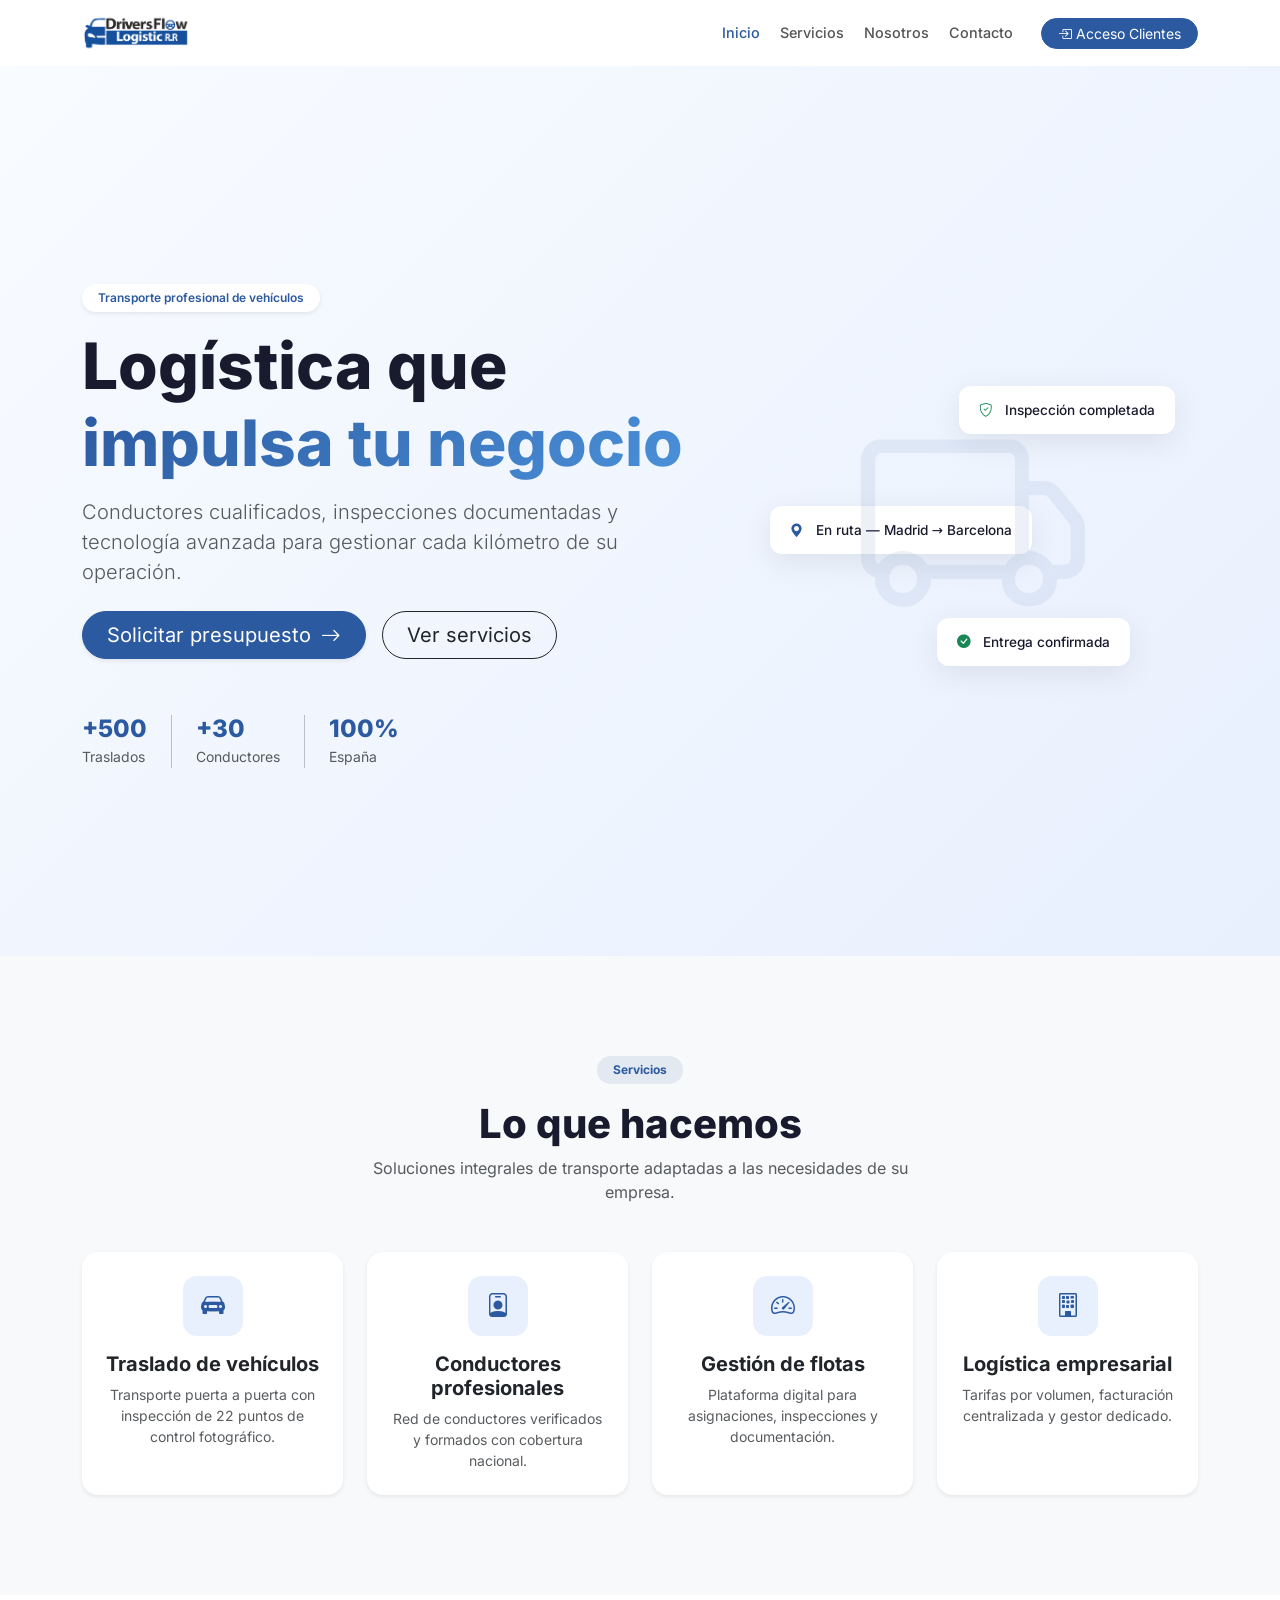
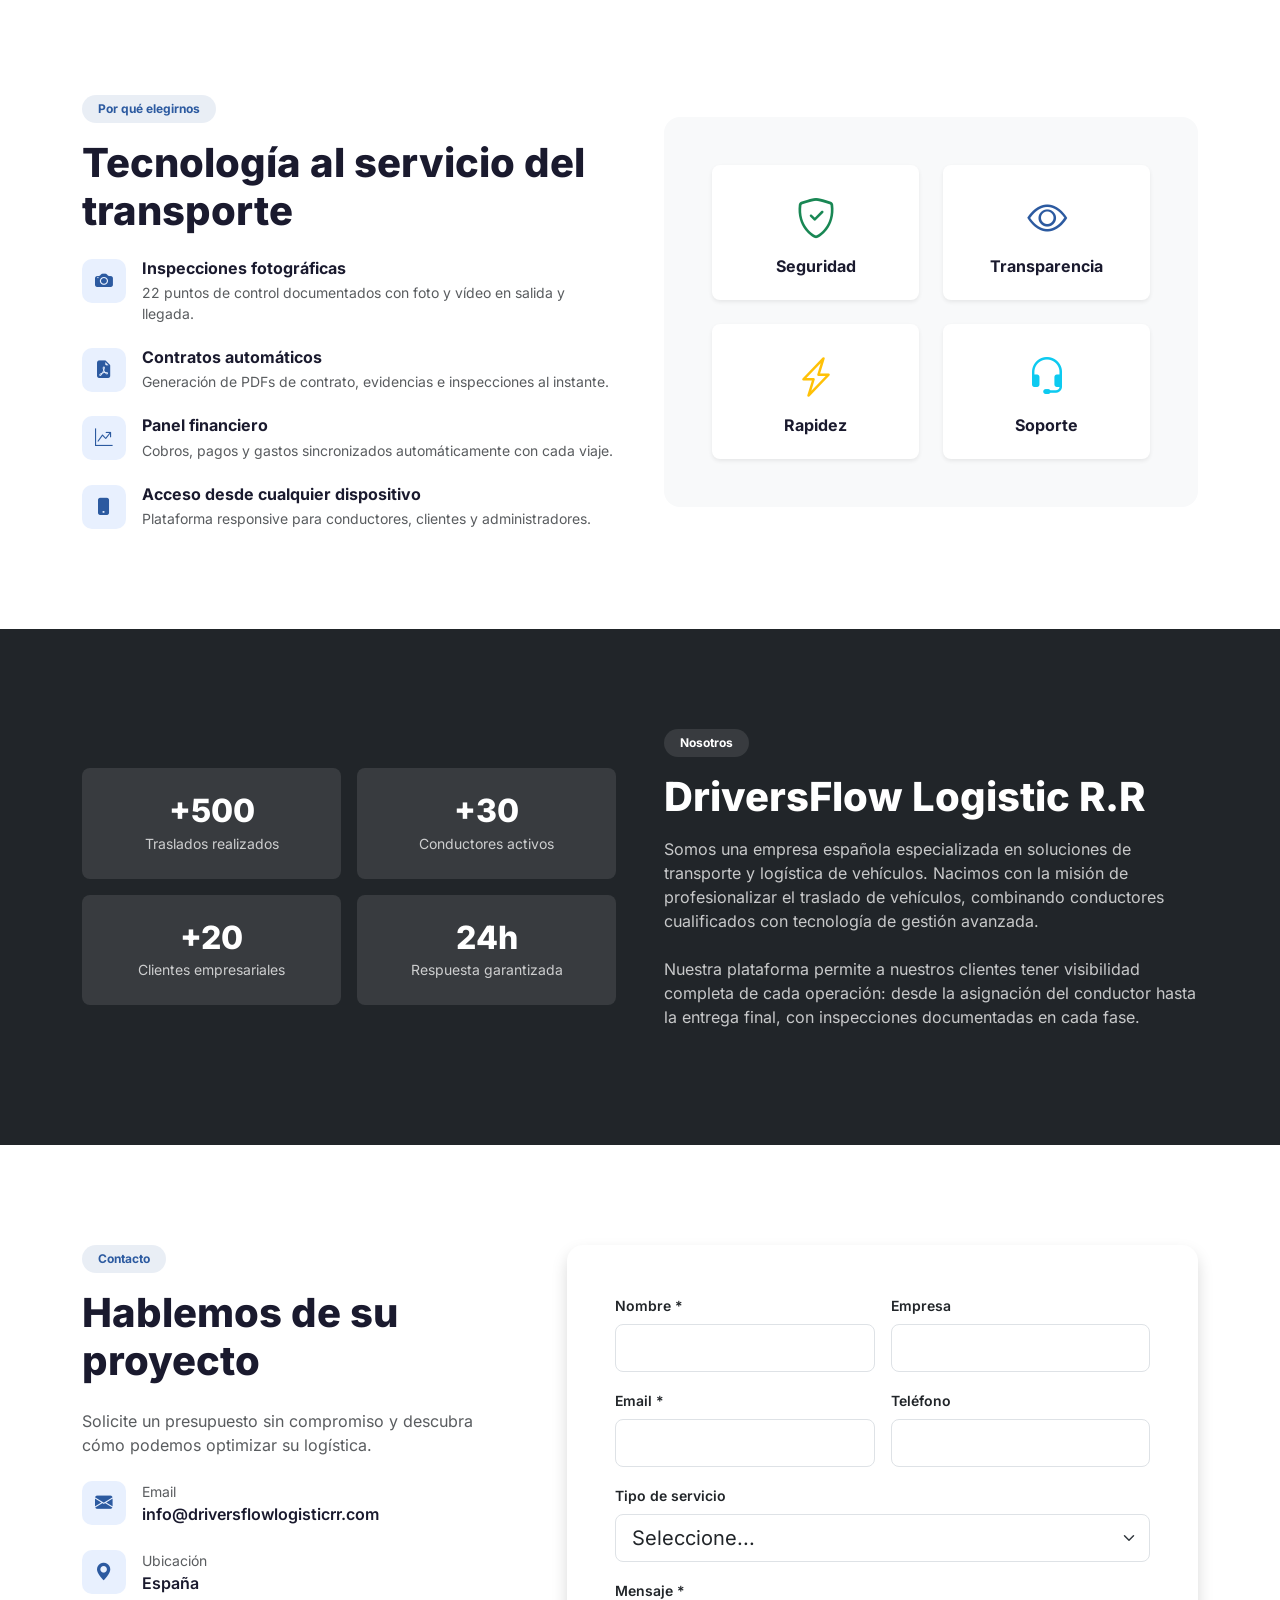
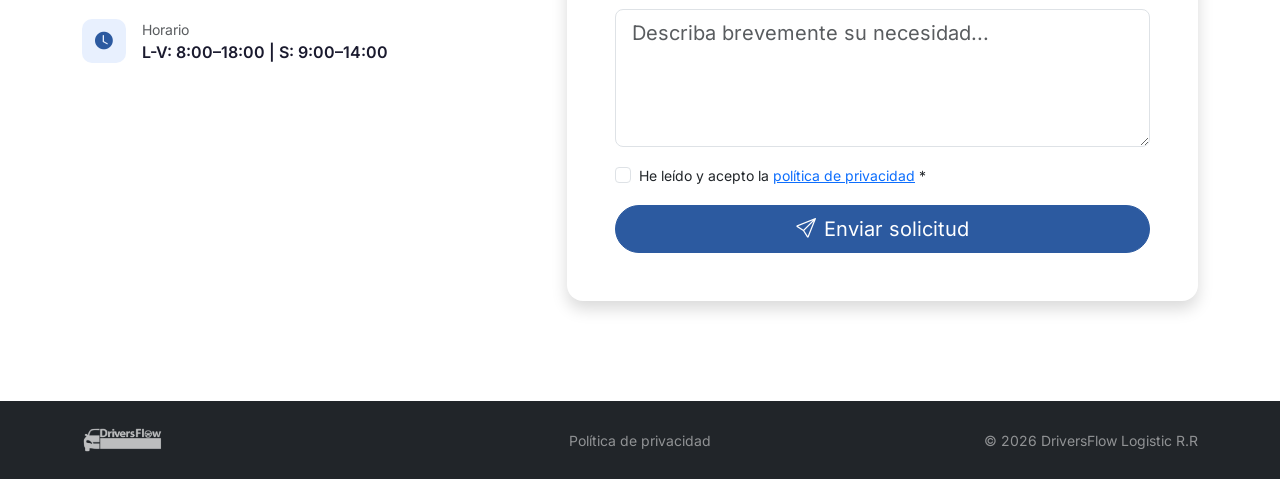
<file: index.html>
<!DOCTYPE html>
<html lang="es">
<head>
    <meta charset="UTF-8">
    <meta name="viewport" content="width=device-width, initial-scale=1.0">
    <title>DriversFlow Logistic R.R — Transporte y Logística</title>
    <meta name="description" content="DriversFlow Logistic R.R — Soluciones profesionales de transporte y logística en España.">
    <link href="css/bootstrap.min.css" rel="stylesheet">
    <link href="css/bootstrap-icons.min.css" rel="stylesheet">
    <link href="css/fonts.css" rel="stylesheet">
    <link href="css/styles.css" rel="stylesheet">
</head>
<body data-bs-spy="scroll" data-bs-target="#navbarNav" data-bs-offset="80">

<!-- Navbar -->
<nav class="navbar navbar-expand-lg navbar-light fixed-top">
    <div class="container">
        <a class="navbar-brand" href="#inicio">
            <img src="img/logo.png" alt="DriversFlow Logistic R.R" height="40">
        </a>
        <button class="navbar-toggler border-0" type="button" data-bs-toggle="collapse" data-bs-target="#navbarNav">
            <span class="navbar-toggler-icon"></span>
        </button>
        <div class="collapse navbar-collapse" id="navbarNav">
            <ul class="navbar-nav ms-auto gap-1">
                <li class="nav-item"><a class="nav-link" href="#inicio">Inicio</a></li>
                <li class="nav-item"><a class="nav-link" href="#servicios">Servicios</a></li>
                <li class="nav-item"><a class="nav-link" href="#nosotros">Nosotros</a></li>
                <li class="nav-item"><a class="nav-link" href="#contacto">Contacto</a></li>
                <li class="nav-item ms-lg-3">
                    <a class="btn btn-primary btn-sm rounded-pill px-3 mt-1" href="https://driversflowlogisticrr.es/accounts/login/" target="_blank" rel="noopener">
                        <i class="bi bi-box-arrow-in-right me-1"></i>Acceso Clientes
                    </a>
                </li>
            </ul>
        </div>
    </div>
</nav>

<!-- Hero -->
<section id="inicio" class="hero-section d-flex align-items-center">
    <div class="container">
        <div class="row align-items-center">
            <div class="col-lg-7">
                <span class="badge bg-white text-primary rounded-pill px-3 py-2 mb-3 fw-semibold shadow-sm">Transporte profesional de vehículos</span>
                <h1 class="display-3 fw-800 mb-3">Logística que<br><span class="text-gradient">impulsa tu negocio</span></h1>
                <p class="lead text-muted mb-4 pe-lg-5">Conductores cualificados, inspecciones documentadas y tecnología avanzada para gestionar cada kilómetro de su operación.</p>
                <div class="d-flex gap-3 flex-wrap">
                    <a href="#contacto" class="btn btn-primary btn-lg rounded-pill px-4 shadow-sm">
                        Solicitar presupuesto <i class="bi bi-arrow-right ms-1"></i>
                    </a>
                    <a href="#servicios" class="btn btn-outline-dark btn-lg rounded-pill px-4">
                        Ver servicios
                    </a>
                </div>
                <div class="d-flex gap-4 mt-5 pt-2">
                    <div>
                        <h4 class="fw-800 text-primary mb-0">+500</h4>
                        <small class="text-muted">Traslados</small>
                    </div>
                    <div class="vr opacity-25"></div>
                    <div>
                        <h4 class="fw-800 text-primary mb-0">+30</h4>
                        <small class="text-muted">Conductores</small>
                    </div>
                    <div class="vr opacity-25"></div>
                    <div>
                        <h4 class="fw-800 text-primary mb-0">100%</h4>
                        <small class="text-muted">España</small>
                    </div>
                </div>
            </div>
            <div class="col-lg-5 d-none d-lg-block">
                <div class="hero-graphic">
                    <div class="hero-card card-1">
                        <i class="bi bi-shield-check text-success"></i> Inspección completada
                    </div>
                    <div class="hero-card card-2">
                        <i class="bi bi-geo-alt-fill text-primary"></i> En ruta — Madrid → Barcelona
                    </div>
                    <div class="hero-card card-3">
                        <i class="bi bi-check-circle-fill text-success"></i> Entrega confirmada
                    </div>
                    <i class="bi bi-truck hero-icon"></i>
                </div>
            </div>
        </div>
    </div>
</section>

<!-- Servicios -->
<section id="servicios" class="py-section bg-light">
    <div class="container">
        <div class="text-center mb-5">
            <span class="badge bg-primary bg-opacity-10 text-primary rounded-pill px-3 py-2 mb-3">Servicios</span>
            <h2 class="display-6 fw-800">Lo que hacemos</h2>
            <p class="text-muted col-lg-6 mx-auto">Soluciones integrales de transporte adaptadas a las necesidades de su empresa.</p>
        </div>
        <div class="row g-4">
            <div class="col-md-6 col-lg-3">
                <div class="card border-0 shadow-sm h-100 service-card">
                    <div class="card-body p-4 text-center">
                        <div class="icon-box mx-auto mb-3">
                            <i class="bi bi-car-front-fill"></i>
                        </div>
                        <h5 class="fw-bold">Traslado de vehículos</h5>
                        <p class="text-muted small mb-0">Transporte puerta a puerta con inspección de 22 puntos de control fotográfico.</p>
                    </div>
                </div>
            </div>
            <div class="col-md-6 col-lg-3">
                <div class="card border-0 shadow-sm h-100 service-card">
                    <div class="card-body p-4 text-center">
                        <div class="icon-box mx-auto mb-3">
                            <i class="bi bi-person-badge"></i>
                        </div>
                        <h5 class="fw-bold">Conductores profesionales</h5>
                        <p class="text-muted small mb-0">Red de conductores verificados y formados con cobertura nacional.</p>
                    </div>
                </div>
            </div>
            <div class="col-md-6 col-lg-3">
                <div class="card border-0 shadow-sm h-100 service-card">
                    <div class="card-body p-4 text-center">
                        <div class="icon-box mx-auto mb-3">
                            <i class="bi bi-speedometer2"></i>
                        </div>
                        <h5 class="fw-bold">Gestión de flotas</h5>
                        <p class="text-muted small mb-0">Plataforma digital para asignaciones, inspecciones y documentación.</p>
                    </div>
                </div>
            </div>
            <div class="col-md-6 col-lg-3">
                <div class="card border-0 shadow-sm h-100 service-card">
                    <div class="card-body p-4 text-center">
                        <div class="icon-box mx-auto mb-3">
                            <i class="bi bi-building"></i>
                        </div>
                        <h5 class="fw-bold">Logística empresarial</h5>
                        <p class="text-muted small mb-0">Tarifas por volumen, facturación centralizada y gestor dedicado.</p>
                    </div>
                </div>
            </div>
        </div>
    </div>
</section>

<!-- Por qué elegirnos -->
<section class="py-section">
    <div class="container">
        <div class="row align-items-center g-5">
            <div class="col-lg-6">
                <span class="badge bg-primary bg-opacity-10 text-primary rounded-pill px-3 py-2 mb-3">Por qué elegirnos</span>
                <h2 class="display-6 fw-800 mb-4">Tecnología al servicio del transporte</h2>
                <div class="d-flex mb-4">
                    <div class="feature-icon me-3">
                        <i class="bi bi-camera-fill"></i>
                    </div>
                    <div>
                        <h6 class="fw-bold mb-1">Inspecciones fotográficas</h6>
                        <p class="text-muted small mb-0">22 puntos de control documentados con foto y vídeo en salida y llegada.</p>
                    </div>
                </div>
                <div class="d-flex mb-4">
                    <div class="feature-icon me-3">
                        <i class="bi bi-file-earmark-pdf-fill"></i>
                    </div>
                    <div>
                        <h6 class="fw-bold mb-1">Contratos automáticos</h6>
                        <p class="text-muted small mb-0">Generación de PDFs de contrato, evidencias e inspecciones al instante.</p>
                    </div>
                </div>
                <div class="d-flex mb-4">
                    <div class="feature-icon me-3">
                        <i class="bi bi-graph-up-arrow"></i>
                    </div>
                    <div>
                        <h6 class="fw-bold mb-1">Panel financiero</h6>
                        <p class="text-muted small mb-0">Cobros, pagos y gastos sincronizados automáticamente con cada viaje.</p>
                    </div>
                </div>
                <div class="d-flex">
                    <div class="feature-icon me-3">
                        <i class="bi bi-phone-fill"></i>
                    </div>
                    <div>
                        <h6 class="fw-bold mb-1">Acceso desde cualquier dispositivo</h6>
                        <p class="text-muted small mb-0">Plataforma responsive para conductores, clientes y administradores.</p>
                    </div>
                </div>
            </div>
            <div class="col-lg-6">
                <div class="bg-light rounded-4 p-5 text-center">
                    <div class="row g-4">
                        <div class="col-6">
                            <div class="bg-white rounded-3 p-4 shadow-sm">
                                <i class="bi bi-shield-check fs-1 text-success"></i>
                                <h6 class="fw-bold mt-2 mb-0">Seguridad</h6>
                            </div>
                        </div>
                        <div class="col-6">
                            <div class="bg-white rounded-3 p-4 shadow-sm">
                                <i class="bi bi-eye fs-1 text-primary"></i>
                                <h6 class="fw-bold mt-2 mb-0">Transparencia</h6>
                            </div>
                        </div>
                        <div class="col-6">
                            <div class="bg-white rounded-3 p-4 shadow-sm">
                                <i class="bi bi-lightning-charge fs-1 text-warning"></i>
                                <h6 class="fw-bold mt-2 mb-0">Rapidez</h6>
                            </div>
                        </div>
                        <div class="col-6">
                            <div class="bg-white rounded-3 p-4 shadow-sm">
                                <i class="bi bi-headset fs-1 text-info"></i>
                                <h6 class="fw-bold mt-2 mb-0">Soporte</h6>
                            </div>
                        </div>
                    </div>
                </div>
            </div>
        </div>
    </div>
</section>

<!-- Nosotros -->
<section id="nosotros" class="py-section bg-dark text-white">
    <div class="container">
        <div class="row align-items-center g-5">
            <div class="col-lg-6 order-lg-2">
                <span class="badge bg-white bg-opacity-10 text-white rounded-pill px-3 py-2 mb-3">Nosotros</span>
                <h2 class="display-6 fw-800 mb-3">DriversFlow Logistic R.R</h2>
                <p class="opacity-75 mb-4">Somos una empresa española especializada en soluciones de transporte y logística de vehículos. Nacimos con la misión de profesionalizar el traslado de vehículos, combinando conductores cualificados con tecnología de gestión avanzada.</p>
                <p class="opacity-75">Nuestra plataforma permite a nuestros clientes tener visibilidad completa de cada operación: desde la asignación del conductor hasta la entrega final, con inspecciones documentadas en cada fase.</p>
            </div>
            <div class="col-lg-6 order-lg-1">
                <div class="row g-3">
                    <div class="col-6">
                        <div class="bg-white bg-opacity-10 rounded-3 p-4 text-center">
                            <h2 class="fw-800 mb-0">+500</h2>
                            <small class="opacity-75">Traslados realizados</small>
                        </div>
                    </div>
                    <div class="col-6">
                        <div class="bg-white bg-opacity-10 rounded-3 p-4 text-center">
                            <h2 class="fw-800 mb-0">+30</h2>
                            <small class="opacity-75">Conductores activos</small>
                        </div>
                    </div>
                    <div class="col-6">
                        <div class="bg-white bg-opacity-10 rounded-3 p-4 text-center">
                            <h2 class="fw-800 mb-0">+20</h2>
                            <small class="opacity-75">Clientes empresariales</small>
                        </div>
                    </div>
                    <div class="col-6">
                        <div class="bg-white bg-opacity-10 rounded-3 p-4 text-center">
                            <h2 class="fw-800 mb-0">24h</h2>
                            <small class="opacity-75">Respuesta garantizada</small>
                        </div>
                    </div>
                </div>
            </div>
        </div>
    </div>
</section>

<!-- Contacto -->
<section id="contacto" class="py-section">
    <div class="container">
        <div class="row g-5">
            <div class="col-lg-5">
                <span class="badge bg-primary bg-opacity-10 text-primary rounded-pill px-3 py-2 mb-3">Contacto</span>
                <h2 class="display-6 fw-800 mb-4">Hablemos de su proyecto</h2>
                <p class="text-muted mb-4">Solicite un presupuesto sin compromiso y descubra cómo podemos optimizar su logística.</p>

                <div class="d-flex mb-4">
                    <div class="contact-icon me-3"><i class="bi bi-envelope-fill"></i></div>
                    <div>
                        <small class="text-muted d-block">Email</small>
                        <span class="fw-semibold">info@driversflowlogisticrr.com</span>
                    </div>
                </div>
                <div class="d-flex mb-4">
                    <div class="contact-icon me-3"><i class="bi bi-geo-alt-fill"></i></div>
                    <div>
                        <small class="text-muted d-block">Ubicación</small>
                        <span class="fw-semibold">España</span>
                    </div>
                </div>
                <div class="d-flex mb-4">
                    <div class="contact-icon me-3"><i class="bi bi-clock-fill"></i></div>
                    <div>
                        <small class="text-muted d-block">Horario</small>
                        <span class="fw-semibold">L-V: 8:00–18:00 | S: 9:00–14:00</span>
                    </div>
                </div>
            </div>
            <div class="col-lg-7">
                <div class="card border-0 shadow rounded-4">
                    <div class="card-body p-4 p-lg-5">
                        <form id="contactForm">
                            <div class="row g-3">
                                <div class="col-md-6">
                                    <label class="form-label small fw-semibold" for="name">Nombre *</label>
                                    <input type="text" id="name" name="name" class="form-control form-control-lg rounded-3" required>
                                </div>
                                <div class="col-md-6">
                                    <label class="form-label small fw-semibold" for="company">Empresa</label>
                                    <input type="text" id="company" name="company" class="form-control form-control-lg rounded-3">
                                </div>
                                <div class="col-md-6">
                                    <label class="form-label small fw-semibold" for="email">Email *</label>
                                    <input type="email" id="email" name="email" class="form-control form-control-lg rounded-3" required>
                                </div>
                                <div class="col-md-6">
                                    <label class="form-label small fw-semibold" for="phone">Teléfono</label>
                                    <input type="tel" id="phone" name="phone" class="form-control form-control-lg rounded-3">
                                </div>
                                <div class="col-12">
                                    <label class="form-label small fw-semibold" for="serviceType">Tipo de servicio</label>
                                    <select id="serviceType" name="serviceType" class="form-select form-select-lg rounded-3">
                                        <option value="">Seleccione...</option>
                                        <option>Traslado de vehículos</option>
                                        <option>Conductores profesionales</option>
                                        <option>Gestión de flotas</option>
                                        <option>Logística empresarial</option>
                                        <option>Otro</option>
                                    </select>
                                </div>
                                <div class="col-12">
                                    <label class="form-label small fw-semibold" for="message">Mensaje *</label>
                                    <textarea id="message" name="message" class="form-control form-control-lg rounded-3" rows="4" required placeholder="Describa brevemente su necesidad..."></textarea>
                                </div>
                                <div class="col-12">
                                    <div class="form-check">
                                        <input class="form-check-input" type="checkbox" id="privacyCheck" required>
                                        <label class="form-check-label small" for="privacyCheck">
                                            He leído y acepto la <a href="privacidad.html" target="_blank" rel="noopener">política de privacidad</a> *
                                        </label>
                                    </div>
                                </div>
                                <div class="col-12">
                                    <button type="submit" class="btn btn-primary btn-lg rounded-pill px-5 w-100">
                                        <i class="bi bi-send me-2"></i>Enviar solicitud
                                    </button>
                                </div>
                            </div>
                        </form>
                        <div id="formSuccess" class="alert alert-success mt-3 d-none rounded-3">
                            <i class="bi bi-check-circle me-2"></i>Mensaje enviado. Nos pondremos en contacto en breve.
                        </div>
                    </div>
                </div>
            </div>
        </div>
    </div>
</section>

<!-- Footer -->
<footer class="bg-dark text-white py-4">
    <div class="container">
        <div class="row align-items-center">
            <div class="col-md-4 mb-3 mb-md-0">
                <img src="img/logo.png" alt="DriversFlow Logistic R.R" height="30" style="filter:brightness(0) invert(1);opacity:.7;">
            </div>
            <div class="col-md-4 text-center mb-3 mb-md-0">
                <a href="privacidad.html" class="text-white-50 text-decoration-none small">Política de privacidad</a>
            </div>
            <div class="col-md-4 text-md-end">
                <small class="text-white-50">&copy; 2026 DriversFlow Logistic R.R</small>
            </div>
        </div>
    </div>
</footer>

<script src="js/bootstrap.bundle.min.js"></script>
<script>
// Smooth scroll
document.querySelectorAll('a[href^="#"]').forEach(a => {
    a.addEventListener('click', function(e) {
        e.preventDefault();
        const el = document.querySelector(this.getAttribute('href'));
        if (el) el.scrollIntoView({ behavior: 'smooth', block: 'start' });
        // Cerrar menu mobile
        const nav = document.getElementById('navbarNav');
        if (nav.classList.contains('show')) bootstrap.Collapse.getInstance(nav).hide();
    });
});

// Navbar shadow on scroll
window.addEventListener('scroll', () => {
    document.querySelector('.navbar').classList.toggle('scrolled', window.scrollY > 20);
});

// Form
document.getElementById('contactForm').addEventListener('submit', function(e) {
    e.preventDefault();
    this.classList.add('d-none');
    document.getElementById('formSuccess').classList.remove('d-none');
});
</script>
</body>
</html>
</file>
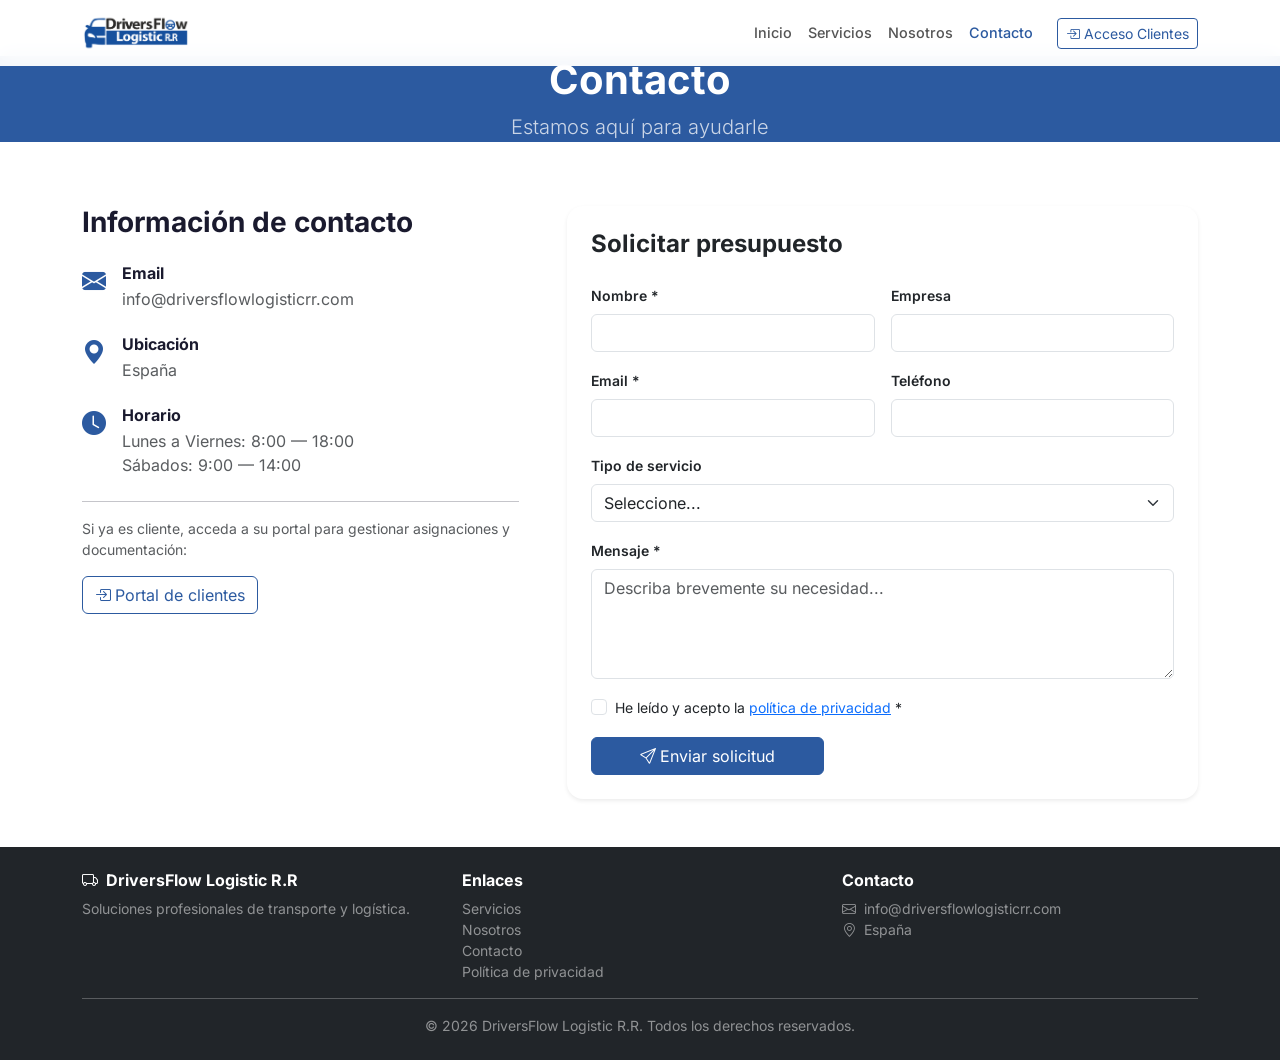
<file: contacto.html>
<!DOCTYPE html>
<html lang="es">
<head>
    <meta charset="UTF-8">
    <meta name="viewport" content="width=device-width, initial-scale=1.0">
    <title>Contacto — DriversFlow Logistic R.R</title>
    <meta name="description" content="Contacte con DriversFlow Logistic R.R para solicitar presupuesto de transporte y logística.">
    <link href="css/bootstrap.min.css" rel="stylesheet">
    <link href="css/bootstrap-icons.min.css" rel="stylesheet">
    <link href="css/fonts.css" rel="stylesheet">
    <link href="css/styles.css" rel="stylesheet">
</head>
<body>

<!-- Navbar -->
<nav class="navbar navbar-expand-lg navbar-light fixed-top">
    <div class="container">
        <a class="navbar-brand" href="index.html"><img src="img/logo.png" alt="DriversFlow Logistic R.R" height="40"></a>
        <button class="navbar-toggler" type="button" data-bs-toggle="collapse" data-bs-target="#navbarNav"><span class="navbar-toggler-icon"></span></button>
        <div class="collapse navbar-collapse" id="navbarNav">
            <ul class="navbar-nav ms-auto">
                <li class="nav-item"><a class="nav-link" href="index.html">Inicio</a></li>
                <li class="nav-item"><a class="nav-link" href="servicios.html">Servicios</a></li>
                <li class="nav-item"><a class="nav-link" href="nosotros.html">Nosotros</a></li>
                <li class="nav-item"><a class="nav-link active" href="contacto.html">Contacto</a></li>
                <li class="nav-item ms-lg-3">
                    <a class="btn btn-outline-primary btn-sm mt-1" href="https://driversflowlogisticrr.es/accounts/login/" target="_blank" rel="noopener">
                        <i class="bi bi-box-arrow-in-right me-1"></i>Acceso Clientes
                    </a>
                </li>
            </ul>
        </div>
    </div>
</nav>

<!-- Header -->
<section class="page-header bg-primary text-white">
    <div class="container text-center">
        <h1 class="fw-bold">Contacto</h1>
        <p class="lead opacity-75">Estamos aquí para ayudarle</p>
    </div>
</section>

<!-- Contacto -->
<section class="py-5">
    <div class="container">
        <div class="row g-5">
            <div class="col-lg-5">
                <h3 class="fw-bold mb-4">Información de contacto</h3>
                <div class="d-flex mb-4">
                    <i class="bi bi-envelope-fill text-primary fs-4 me-3"></i>
                    <div>
                        <h6 class="fw-bold mb-1">Email</h6>
                        <p class="text-muted mb-0">info@driversflowlogisticrr.com</p>
                    </div>
                </div>
                <div class="d-flex mb-4">
                    <i class="bi bi-geo-alt-fill text-primary fs-4 me-3"></i>
                    <div>
                        <h6 class="fw-bold mb-1">Ubicación</h6>
                        <p class="text-muted mb-0">España</p>
                    </div>
                </div>
                <div class="d-flex mb-4">
                    <i class="bi bi-clock-fill text-primary fs-4 me-3"></i>
                    <div>
                        <h6 class="fw-bold mb-1">Horario</h6>
                        <p class="text-muted mb-0">Lunes a Viernes: 8:00 — 18:00<br>Sábados: 9:00 — 14:00</p>
                    </div>
                </div>

                <hr>
                <p class="text-muted small">Si ya es cliente, acceda a su portal para gestionar asignaciones y documentación:</p>
                <a href="https://driversflowlogisticrr.es/accounts/login/" target="_blank" rel="noopener" class="btn btn-outline-primary">
                    <i class="bi bi-box-arrow-in-right me-1"></i>Portal de clientes
                </a>
            </div>
            <div class="col-lg-7">
                <div class="card border-0 shadow-sm">
                    <div class="card-body p-4">
                        <h4 class="fw-bold mb-4">Solicitar presupuesto</h4>
                        <form id="contactForm">
                            <div class="row g-3">
                                <div class="col-md-6">
                                    <label class="form-label small fw-semibold" for="name">Nombre *</label>
                                    <input type="text" id="name" name="name" class="form-control" required>
                                </div>
                                <div class="col-md-6">
                                    <label class="form-label small fw-semibold" for="company">Empresa</label>
                                    <input type="text" id="company" name="company" class="form-control">
                                </div>
                                <div class="col-md-6">
                                    <label class="form-label small fw-semibold" for="email">Email *</label>
                                    <input type="email" id="email" name="email" class="form-control" required>
                                </div>
                                <div class="col-md-6">
                                    <label class="form-label small fw-semibold" for="phone">Teléfono</label>
                                    <input type="tel" id="phone" name="phone" class="form-control">
                                </div>
                                <div class="col-12">
                                    <label class="form-label small fw-semibold" for="serviceType">Tipo de servicio</label>
                                    <select id="serviceType" name="serviceType" class="form-select">
                                        <option value="">Seleccione...</option>
                                        <option>Traslado de vehículos</option>
                                        <option>Conductores profesionales</option>
                                        <option>Gestión de flotas</option>
                                        <option>Logística empresarial</option>
                                        <option>Otro</option>
                                    </select>
                                </div>
                                <div class="col-12">
                                    <label class="form-label small fw-semibold" for="message">Mensaje *</label>
                                    <textarea id="message" name="message" class="form-control" rows="4" required placeholder="Describa brevemente su necesidad..."></textarea>
                                </div>
                                <div class="col-12">
                                    <div class="form-check">
                                        <input class="form-check-input" type="checkbox" id="privacyCheck" required>
                                        <label class="form-check-label small" for="privacyCheck">
                                            He leído y acepto la <a href="privacidad.html" target="_blank" rel="noopener">política de privacidad</a> *
                                        </label>
                                    </div>
                                </div>
                                <div class="col-12">
                                    <button type="submit" class="btn btn-primary px-5">
                                        <i class="bi bi-send me-1"></i>Enviar solicitud
                                    </button>
                                </div>
                            </div>
                        </form>
                        <div id="formSuccess" class="alert alert-success mt-3 d-none">
                            <i class="bi bi-check-circle me-2"></i>Mensaje enviado correctamente. Nos pondremos en contacto con usted en breve.
                        </div>
                    </div>
                </div>
            </div>
        </div>
    </div>
</section>

<!-- Footer -->
<footer class="bg-dark text-white py-4">
    <div class="container">
        <div class="row">
            <div class="col-md-4 mb-3 mb-md-0">
                <h6 class="fw-bold"><i class="bi bi-truck me-2"></i>DriversFlow Logistic R.R</h6>
                <p class="text-white-50 small mb-0">Soluciones profesionales de transporte y logística.</p>
            </div>
            <div class="col-md-4 mb-3 mb-md-0">
                <h6 class="fw-bold">Enlaces</h6>
                <ul class="list-unstyled small mb-0">
                    <li><a href="servicios.html" class="text-white-50 text-decoration-none">Servicios</a></li>
                    <li><a href="nosotros.html" class="text-white-50 text-decoration-none">Nosotros</a></li>
                    <li><a href="contacto.html" class="text-white-50 text-decoration-none">Contacto</a></li>
                    <li><a href="privacidad.html" class="text-white-50 text-decoration-none">Política de privacidad</a></li>
                </ul>
            </div>
            <div class="col-md-4">
                <h6 class="fw-bold">Contacto</h6>
                <p class="text-white-50 small mb-0">
                    <i class="bi bi-envelope me-1"></i> info@driversflowlogisticrr.com<br>
                    <i class="bi bi-geo-alt me-1"></i> España
                </p>
            </div>
        </div>
        <hr class="my-3 opacity-25">
        <p class="text-center text-white-50 small mb-0">&copy; 2026 DriversFlow Logistic R.R. Todos los derechos reservados.</p>
    </div>
</footer>

<script src="js/bootstrap.bundle.min.js"></script>
<script>
document.getElementById('contactForm').addEventListener('submit', function(e) {
    e.preventDefault();
    this.classList.add('d-none');
    document.getElementById('formSuccess').classList.remove('d-none');
});
</script>
</body>
</html>
</file>
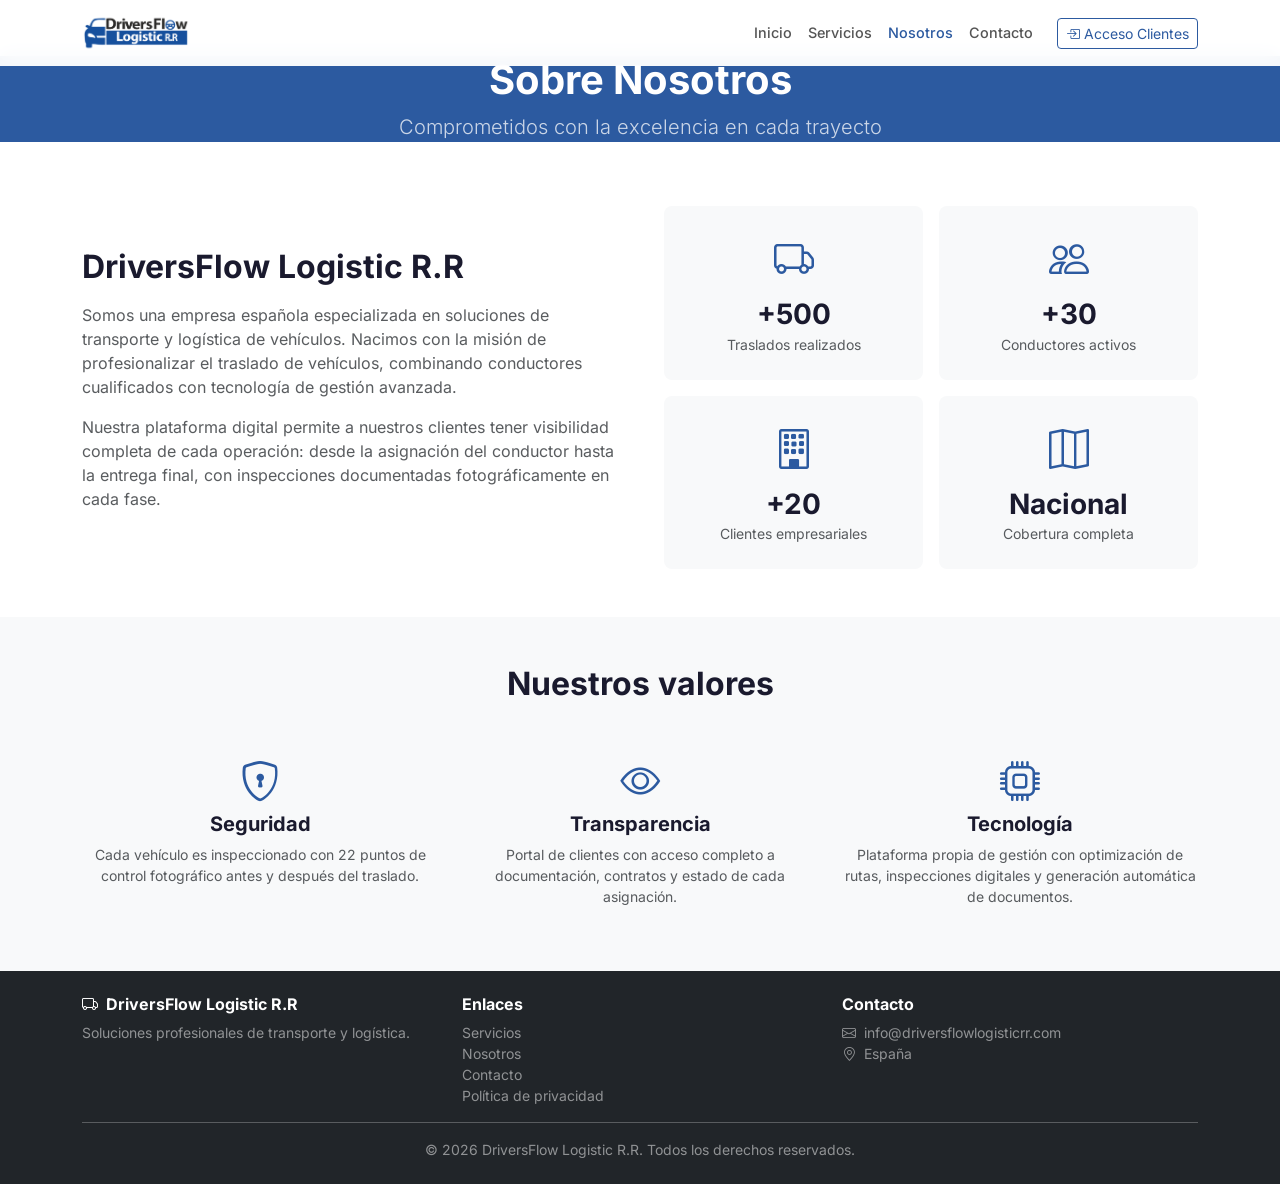
<file: nosotros.html>
<!DOCTYPE html>
<html lang="es">
<head>
    <meta charset="UTF-8">
    <meta name="viewport" content="width=device-width, initial-scale=1.0">
    <title>Nosotros — DriversFlow Logistic R.R</title>
    <meta name="description" content="Conozca DriversFlow Logistic R.R — empresa de transporte y logística comprometida con la excelencia, la seguridad y la innovación tecnológica.">
    <link href="css/bootstrap.min.css" rel="stylesheet">
    <link href="css/bootstrap-icons.min.css" rel="stylesheet">
    <link href="css/fonts.css" rel="stylesheet">
    <link href="css/styles.css" rel="stylesheet">
</head>
<body>

<!-- Navbar -->
<nav class="navbar navbar-expand-lg navbar-light fixed-top">
    <div class="container">
        <a class="navbar-brand" href="index.html"><img src="img/logo.png" alt="DriversFlow Logistic R.R" height="40"></a>
        <button class="navbar-toggler" type="button" data-bs-toggle="collapse" data-bs-target="#navbarNav"><span class="navbar-toggler-icon"></span></button>
        <div class="collapse navbar-collapse" id="navbarNav">
            <ul class="navbar-nav ms-auto">
                <li class="nav-item"><a class="nav-link" href="index.html">Inicio</a></li>
                <li class="nav-item"><a class="nav-link" href="servicios.html">Servicios</a></li>
                <li class="nav-item"><a class="nav-link active" href="nosotros.html">Nosotros</a></li>
                <li class="nav-item"><a class="nav-link" href="contacto.html">Contacto</a></li>
                <li class="nav-item ms-lg-3">
                    <a class="btn btn-outline-primary btn-sm mt-1" href="https://driversflowlogisticrr.es/accounts/login/" target="_blank" rel="noopener">
                        <i class="bi bi-box-arrow-in-right me-1"></i>Acceso Clientes
                    </a>
                </li>
            </ul>
        </div>
    </div>
</nav>

<!-- Header -->
<section class="page-header bg-primary text-white">
    <div class="container text-center">
        <h1 class="fw-bold">Sobre Nosotros</h1>
        <p class="lead opacity-75">Comprometidos con la excelencia en cada trayecto</p>
    </div>
</section>

<!-- Quiénes somos -->
<section class="py-5">
    <div class="container">
        <div class="row align-items-center g-5">
            <div class="col-lg-6">
                <h2 class="fw-bold mb-3">DriversFlow Logistic R.R</h2>
                <p class="text-muted">Somos una empresa española especializada en soluciones de transporte y logística de vehículos. Nacimos con la misión de profesionalizar el traslado de vehículos, combinando conductores cualificados con tecnología de gestión avanzada.</p>
                <p class="text-muted">Nuestra plataforma digital permite a nuestros clientes tener visibilidad completa de cada operación: desde la asignación del conductor hasta la entrega final, con inspecciones documentadas fotográficamente en cada fase.</p>
            </div>
            <div class="col-lg-6">
                <div class="row g-3">
                    <div class="col-6">
                        <div class="bg-light rounded-3 p-4 text-center">
                            <i class="bi bi-truck fs-1 text-primary"></i>
                            <h3 class="fw-bold mt-2 mb-0">+500</h3>
                            <small class="text-muted">Traslados realizados</small>
                        </div>
                    </div>
                    <div class="col-6">
                        <div class="bg-light rounded-3 p-4 text-center">
                            <i class="bi bi-people fs-1 text-primary"></i>
                            <h3 class="fw-bold mt-2 mb-0">+30</h3>
                            <small class="text-muted">Conductores activos</small>
                        </div>
                    </div>
                    <div class="col-6">
                        <div class="bg-light rounded-3 p-4 text-center">
                            <i class="bi bi-building fs-1 text-primary"></i>
                            <h3 class="fw-bold mt-2 mb-0">+20</h3>
                            <small class="text-muted">Clientes empresariales</small>
                        </div>
                    </div>
                    <div class="col-6">
                        <div class="bg-light rounded-3 p-4 text-center">
                            <i class="bi bi-map fs-1 text-primary"></i>
                            <h3 class="fw-bold mt-2 mb-0">Nacional</h3>
                            <small class="text-muted">Cobertura completa</small>
                        </div>
                    </div>
                </div>
            </div>
        </div>
    </div>
</section>

<!-- Valores -->
<section class="bg-light py-5">
    <div class="container">
        <h2 class="fw-bold text-center mb-5">Nuestros valores</h2>
        <div class="row g-4">
            <div class="col-md-4">
                <div class="text-center">
                    <i class="bi bi-shield-lock fs-1 text-primary mb-3"></i>
                    <h5 class="fw-bold">Seguridad</h5>
                    <p class="text-muted small">Cada vehículo es inspeccionado con 22 puntos de control fotográfico antes y después del traslado.</p>
                </div>
            </div>
            <div class="col-md-4">
                <div class="text-center">
                    <i class="bi bi-eye fs-1 text-primary mb-3"></i>
                    <h5 class="fw-bold">Transparencia</h5>
                    <p class="text-muted small">Portal de clientes con acceso completo a documentación, contratos y estado de cada asignación.</p>
                </div>
            </div>
            <div class="col-md-4">
                <div class="text-center">
                    <i class="bi bi-cpu fs-1 text-primary mb-3"></i>
                    <h5 class="fw-bold">Tecnología</h5>
                    <p class="text-muted small">Plataforma propia de gestión con optimización de rutas, inspecciones digitales y generación automática de documentos.</p>
                </div>
            </div>
        </div>
    </div>
</section>

<!-- Footer -->
<footer class="bg-dark text-white py-4">
    <div class="container">
        <div class="row">
            <div class="col-md-4 mb-3 mb-md-0">
                <h6 class="fw-bold"><i class="bi bi-truck me-2"></i>DriversFlow Logistic R.R</h6>
                <p class="text-white-50 small mb-0">Soluciones profesionales de transporte y logística.</p>
            </div>
            <div class="col-md-4 mb-3 mb-md-0">
                <h6 class="fw-bold">Enlaces</h6>
                <ul class="list-unstyled small mb-0">
                    <li><a href="servicios.html" class="text-white-50 text-decoration-none">Servicios</a></li>
                    <li><a href="nosotros.html" class="text-white-50 text-decoration-none">Nosotros</a></li>
                    <li><a href="contacto.html" class="text-white-50 text-decoration-none">Contacto</a></li>
                    <li><a href="privacidad.html" class="text-white-50 text-decoration-none">Política de privacidad</a></li>
                </ul>
            </div>
            <div class="col-md-4">
                <h6 class="fw-bold">Contacto</h6>
                <p class="text-white-50 small mb-0">
                    <i class="bi bi-envelope me-1"></i> info@driversflowlogisticrr.com<br>
                    <i class="bi bi-geo-alt me-1"></i> España
                </p>
            </div>
        </div>
        <hr class="my-3 opacity-25">
        <p class="text-center text-white-50 small mb-0">&copy; 2026 DriversFlow Logistic R.R. Todos los derechos reservados.</p>
    </div>
</footer>

<script src="js/bootstrap.bundle.min.js"></script>
</body>
</html>
</file>
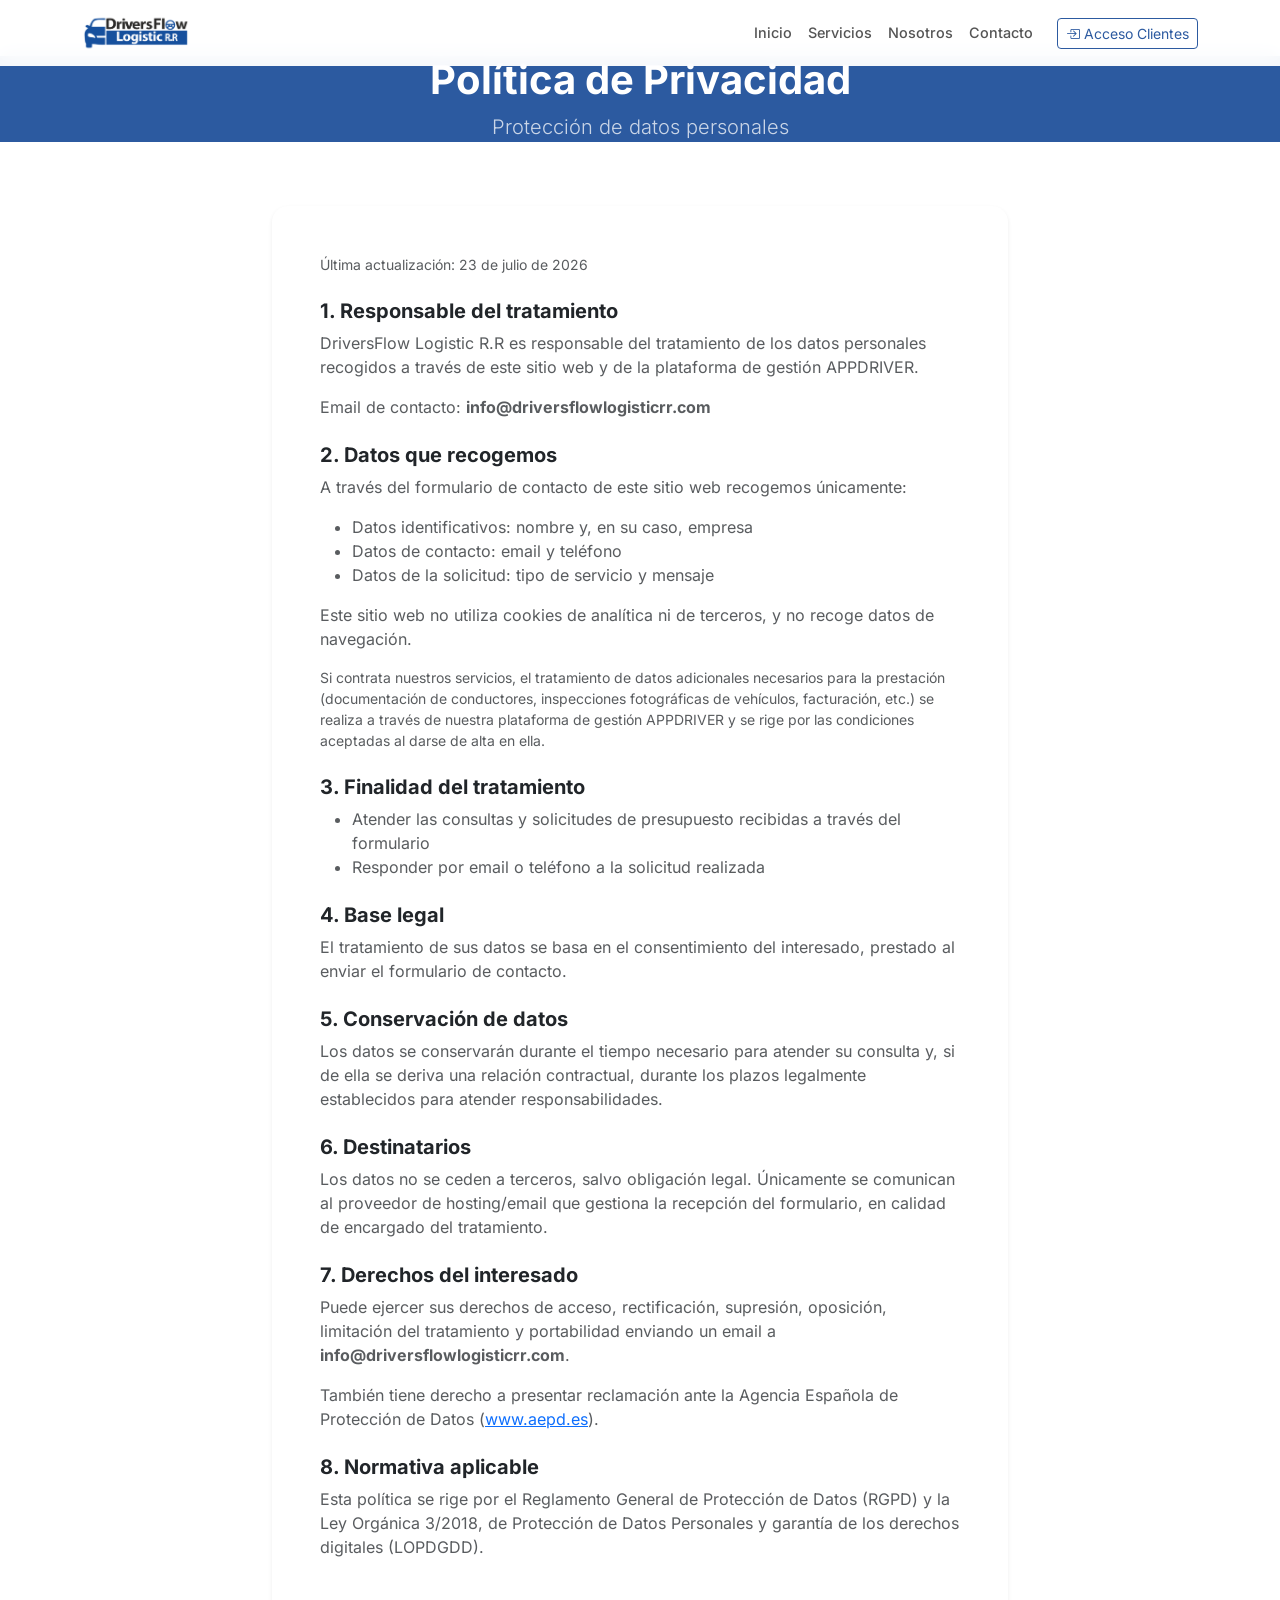
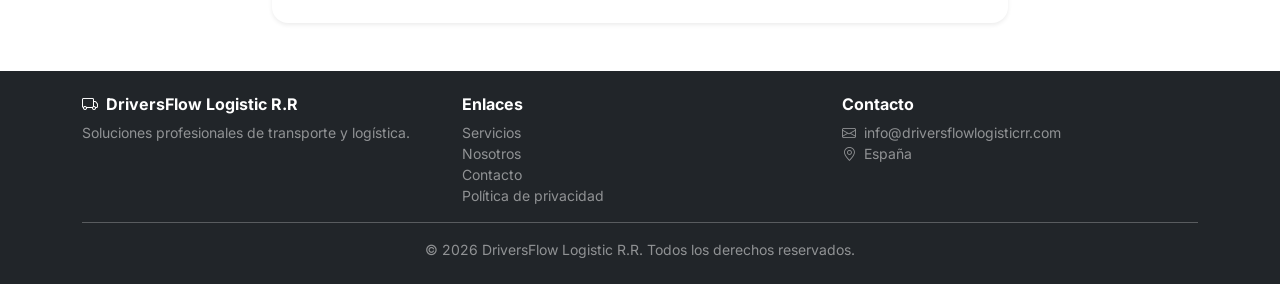
<file: privacidad.html>
<!DOCTYPE html>
<html lang="es">
<head>
    <meta charset="UTF-8">
    <meta name="viewport" content="width=device-width, initial-scale=1.0">
    <title>Política de Privacidad — DriversFlow Logistic R.R</title>
    <meta name="description" content="Política de privacidad de DriversFlow Logistic R.R — cómo tratamos sus datos personales conforme al RGPD y la LOPDGDD.">
    <link href="css/bootstrap.min.css" rel="stylesheet">
    <link href="css/bootstrap-icons.min.css" rel="stylesheet">
    <link href="css/fonts.css" rel="stylesheet">
    <link href="css/styles.css" rel="stylesheet">
</head>
<body>

<!-- Navbar -->
<nav class="navbar navbar-expand-lg navbar-light fixed-top">
    <div class="container">
        <a class="navbar-brand" href="index.html"><img src="img/logo.png" alt="DriversFlow Logistic R.R" height="40"></a>
        <button class="navbar-toggler" type="button" data-bs-toggle="collapse" data-bs-target="#navbarNav"><span class="navbar-toggler-icon"></span></button>
        <div class="collapse navbar-collapse" id="navbarNav">
            <ul class="navbar-nav ms-auto">
                <li class="nav-item"><a class="nav-link" href="index.html">Inicio</a></li>
                <li class="nav-item"><a class="nav-link" href="servicios.html">Servicios</a></li>
                <li class="nav-item"><a class="nav-link" href="nosotros.html">Nosotros</a></li>
                <li class="nav-item"><a class="nav-link" href="contacto.html">Contacto</a></li>
                <li class="nav-item ms-lg-3">
                    <a class="btn btn-outline-primary btn-sm mt-1" href="https://driversflowlogisticrr.es/accounts/login/" target="_blank" rel="noopener">
                        <i class="bi bi-box-arrow-in-right me-1"></i>Acceso Clientes
                    </a>
                </li>
            </ul>
        </div>
    </div>
</nav>

<!-- Header -->
<section class="page-header bg-primary text-white">
    <div class="container text-center">
        <h1 class="fw-bold">Política de Privacidad</h1>
        <p class="lead opacity-75">Protección de datos personales</p>
    </div>
</section>

<!-- Contenido -->
<section class="py-5">
    <div class="container">
        <div class="row justify-content-center">
            <div class="col-lg-8">
                <div class="card border-0 shadow-sm">
                    <div class="card-body p-4 p-lg-5">

                        <p class="text-muted small">Última actualización: 23 de julio de 2026</p>

                        <h5 class="fw-bold mt-4">1. Responsable del tratamiento</h5>
                        <p class="text-muted">DriversFlow Logistic R.R es responsable del tratamiento de los datos personales recogidos a través de este sitio web y de la plataforma de gestión APPDRIVER.</p>
                        <p class="text-muted">Email de contacto: <strong>info@driversflowlogisticrr.com</strong></p>

                        <h5 class="fw-bold mt-4">2. Datos que recogemos</h5>
                        <p class="text-muted">A través del formulario de contacto de este sitio web recogemos únicamente:</p>
                        <ul class="text-muted">
                            <li>Datos identificativos: nombre y, en su caso, empresa</li>
                            <li>Datos de contacto: email y teléfono</li>
                            <li>Datos de la solicitud: tipo de servicio y mensaje</li>
                        </ul>
                        <p class="text-muted">Este sitio web no utiliza cookies de analítica ni de terceros, y no recoge datos de navegación.</p>
                        <p class="text-muted small">Si contrata nuestros servicios, el tratamiento de datos adicionales necesarios para la prestación (documentación de conductores, inspecciones fotográficas de vehículos, facturación, etc.) se realiza a través de nuestra plataforma de gestión APPDRIVER y se rige por las condiciones aceptadas al darse de alta en ella.</p>

                        <h5 class="fw-bold mt-4">3. Finalidad del tratamiento</h5>
                        <ul class="text-muted">
                            <li>Atender las consultas y solicitudes de presupuesto recibidas a través del formulario</li>
                            <li>Responder por email o teléfono a la solicitud realizada</li>
                        </ul>

                        <h5 class="fw-bold mt-4">4. Base legal</h5>
                        <p class="text-muted">El tratamiento de sus datos se basa en el consentimiento del interesado, prestado al enviar el formulario de contacto.</p>

                        <h5 class="fw-bold mt-4">5. Conservación de datos</h5>
                        <p class="text-muted">Los datos se conservarán durante el tiempo necesario para atender su consulta y, si de ella se deriva una relación contractual, durante los plazos legalmente establecidos para atender responsabilidades.</p>

                        <h5 class="fw-bold mt-4">6. Destinatarios</h5>
                        <p class="text-muted">Los datos no se ceden a terceros, salvo obligación legal. Únicamente se comunican al proveedor de hosting/email que gestiona la recepción del formulario, en calidad de encargado del tratamiento.</p>

                        <h5 class="fw-bold mt-4">7. Derechos del interesado</h5>
                        <p class="text-muted">Puede ejercer sus derechos de acceso, rectificación, supresión, oposición, limitación del tratamiento y portabilidad enviando un email a <strong>info@driversflowlogisticrr.com</strong>.</p>
                        <p class="text-muted">También tiene derecho a presentar reclamación ante la Agencia Española de Protección de Datos (<a href="https://www.aepd.es" target="_blank" rel="noopener">www.aepd.es</a>).</p>

                        <h5 class="fw-bold mt-4">8. Normativa aplicable</h5>
                        <p class="text-muted">Esta política se rige por el Reglamento General de Protección de Datos (RGPD) y la Ley Orgánica 3/2018, de Protección de Datos Personales y garantía de los derechos digitales (LOPDGDD).</p>

                    </div>
                </div>
            </div>
        </div>
    </div>
</section>

<!-- Footer -->
<footer class="bg-dark text-white py-4">
    <div class="container">
        <div class="row">
            <div class="col-md-4 mb-3 mb-md-0">
                <h6 class="fw-bold"><i class="bi bi-truck me-2"></i>DriversFlow Logistic R.R</h6>
                <p class="text-white-50 small mb-0">Soluciones profesionales de transporte y logística.</p>
            </div>
            <div class="col-md-4 mb-3 mb-md-0">
                <h6 class="fw-bold">Enlaces</h6>
                <ul class="list-unstyled small mb-0">
                    <li><a href="servicios.html" class="text-white-50 text-decoration-none">Servicios</a></li>
                    <li><a href="nosotros.html" class="text-white-50 text-decoration-none">Nosotros</a></li>
                    <li><a href="contacto.html" class="text-white-50 text-decoration-none">Contacto</a></li>
                    <li><a href="privacidad.html" class="text-white-50 text-decoration-none">Política de privacidad</a></li>
                </ul>
            </div>
            <div class="col-md-4">
                <h6 class="fw-bold">Contacto</h6>
                <p class="text-white-50 small mb-0">
                    <i class="bi bi-envelope me-1"></i> info@driversflowlogisticrr.com<br>
                    <i class="bi bi-geo-alt me-1"></i> España
                </p>
            </div>
        </div>
        <hr class="my-3 opacity-25">
        <p class="text-center text-white-50 small mb-0">&copy; 2026 DriversFlow Logistic R.R. Todos los derechos reservados.</p>
    </div>
</footer>

<script src="js/bootstrap.bundle.min.js"></script>
</body>
</html>
</file>
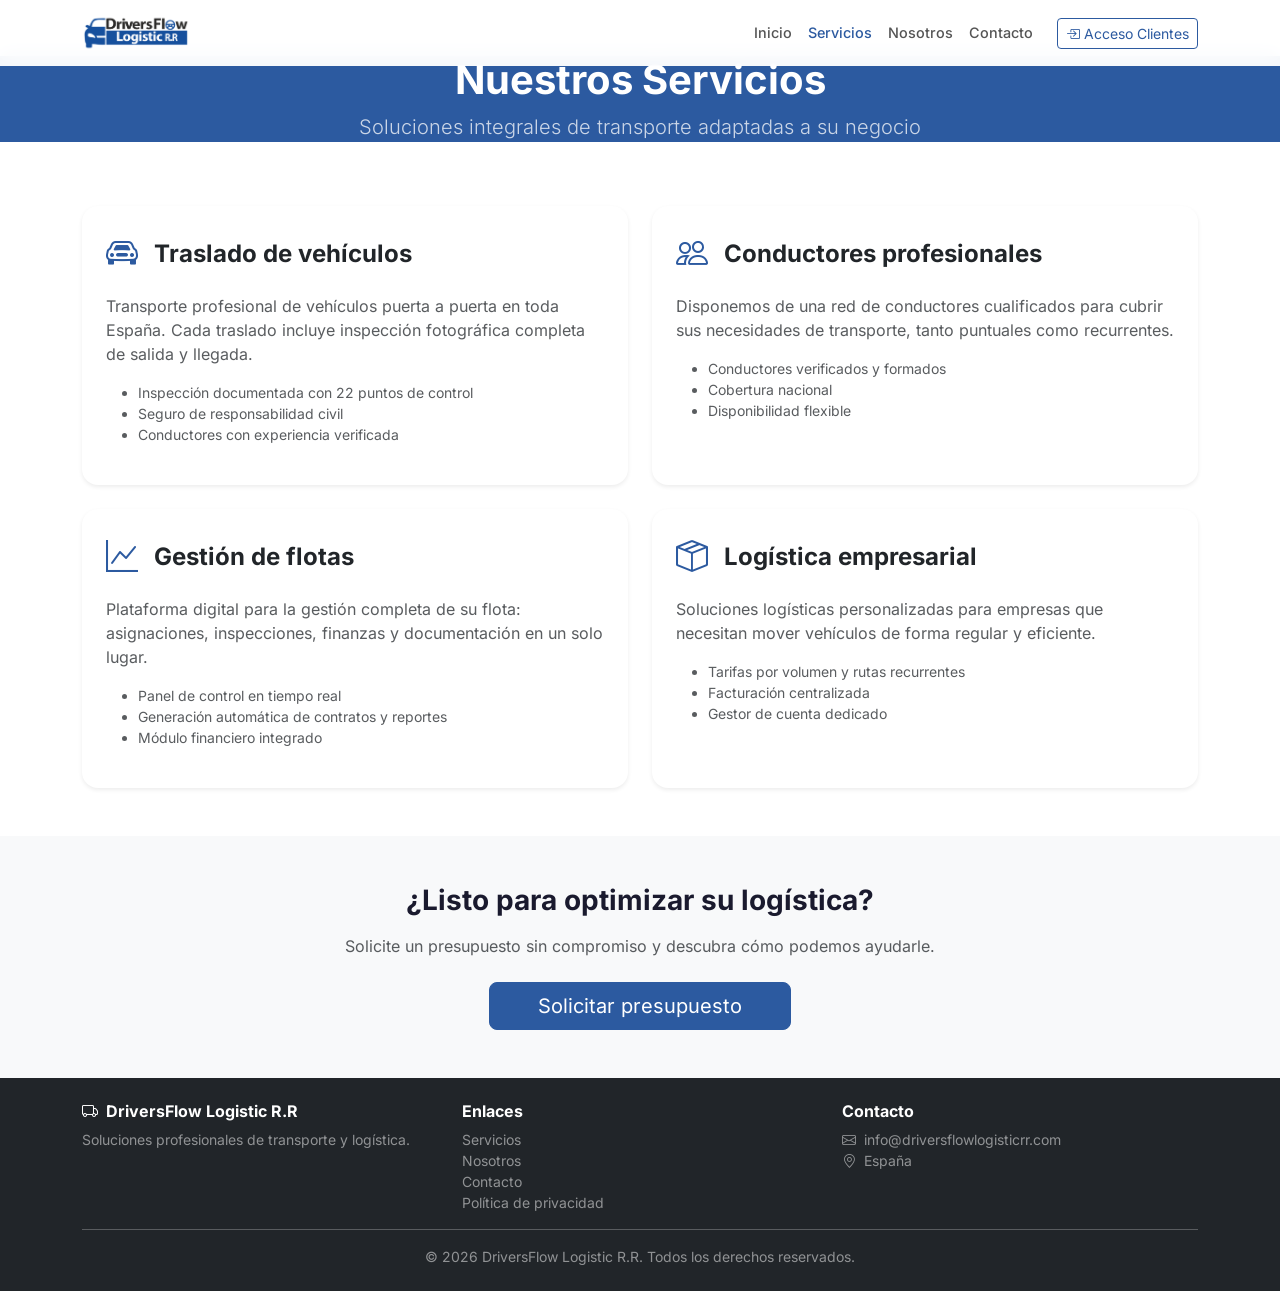
<file: servicios.html>
<!DOCTYPE html>
<html lang="es">
<head>
    <meta charset="UTF-8">
    <meta name="viewport" content="width=device-width, initial-scale=1.0">
    <title>Servicios — DriversFlow Logistic R.R</title>
    <meta name="description" content="Servicios de transporte profesional: traslado de vehículos, logística empresarial, conductores cualificados y gestión de flotas.">
    <link href="css/bootstrap.min.css" rel="stylesheet">
    <link href="css/bootstrap-icons.min.css" rel="stylesheet">
    <link href="css/fonts.css" rel="stylesheet">
    <link href="css/styles.css" rel="stylesheet">
</head>
<body>

<!-- Navbar -->
<nav class="navbar navbar-expand-lg navbar-light fixed-top">
    <div class="container">
        <a class="navbar-brand" href="index.html"><img src="img/logo.png" alt="DriversFlow Logistic R.R" height="40"></a>
        <button class="navbar-toggler" type="button" data-bs-toggle="collapse" data-bs-target="#navbarNav"><span class="navbar-toggler-icon"></span></button>
        <div class="collapse navbar-collapse" id="navbarNav">
            <ul class="navbar-nav ms-auto">
                <li class="nav-item"><a class="nav-link" href="index.html">Inicio</a></li>
                <li class="nav-item"><a class="nav-link active" href="servicios.html">Servicios</a></li>
                <li class="nav-item"><a class="nav-link" href="nosotros.html">Nosotros</a></li>
                <li class="nav-item"><a class="nav-link" href="contacto.html">Contacto</a></li>
                <li class="nav-item ms-lg-3">
                    <a class="btn btn-outline-primary btn-sm mt-1" href="https://driversflowlogisticrr.es/accounts/login/" target="_blank" rel="noopener">
                        <i class="bi bi-box-arrow-in-right me-1"></i>Acceso Clientes
                    </a>
                </li>
            </ul>
        </div>
    </div>
</nav>

<!-- Header -->
<section class="page-header bg-primary text-white">
    <div class="container text-center">
        <h1 class="fw-bold">Nuestros Servicios</h1>
        <p class="lead opacity-75">Soluciones integrales de transporte adaptadas a su negocio</p>
    </div>
</section>

<!-- Servicios -->
<section class="py-5">
    <div class="container">
        <div class="row g-4">
            <div class="col-md-6">
                <div class="card border-0 shadow-sm h-100">
                    <div class="card-body p-4">
                        <div class="d-flex align-items-center mb-3">
                            <i class="bi bi-car-front fs-2 text-primary me-3"></i>
                            <h4 class="fw-bold mb-0">Traslado de vehículos</h4>
                        </div>
                        <p class="text-muted">Transporte profesional de vehículos puerta a puerta en toda España. Cada traslado incluye inspección fotográfica completa de salida y llegada.</p>
                        <ul class="text-muted small">
                            <li>Inspección documentada con 22 puntos de control</li>
                            <li>Seguro de responsabilidad civil</li>
                            <li>Conductores con experiencia verificada</li>
                        </ul>
                    </div>
                </div>
            </div>
            <div class="col-md-6">
                <div class="card border-0 shadow-sm h-100">
                    <div class="card-body p-4">
                        <div class="d-flex align-items-center mb-3">
                            <i class="bi bi-people fs-2 text-primary me-3"></i>
                            <h4 class="fw-bold mb-0">Conductores profesionales</h4>
                        </div>
                        <p class="text-muted">Disponemos de una red de conductores cualificados para cubrir sus necesidades de transporte, tanto puntuales como recurrentes.</p>
                        <ul class="text-muted small">
                            <li>Conductores verificados y formados</li>
                            <li>Cobertura nacional</li>
                            <li>Disponibilidad flexible</li>
                        </ul>
                    </div>
                </div>
            </div>
            <div class="col-md-6">
                <div class="card border-0 shadow-sm h-100">
                    <div class="card-body p-4">
                        <div class="d-flex align-items-center mb-3">
                            <i class="bi bi-graph-up fs-2 text-primary me-3"></i>
                            <h4 class="fw-bold mb-0">Gestión de flotas</h4>
                        </div>
                        <p class="text-muted">Plataforma digital para la gestión completa de su flota: asignaciones, inspecciones, finanzas y documentación en un solo lugar.</p>
                        <ul class="text-muted small">
                            <li>Panel de control en tiempo real</li>
                            <li>Generación automática de contratos y reportes</li>
                            <li>Módulo financiero integrado</li>
                        </ul>
                    </div>
                </div>
            </div>
            <div class="col-md-6">
                <div class="card border-0 shadow-sm h-100">
                    <div class="card-body p-4">
                        <div class="d-flex align-items-center mb-3">
                            <i class="bi bi-box-seam fs-2 text-primary me-3"></i>
                            <h4 class="fw-bold mb-0">Logística empresarial</h4>
                        </div>
                        <p class="text-muted">Soluciones logísticas personalizadas para empresas que necesitan mover vehículos de forma regular y eficiente.</p>
                        <ul class="text-muted small">
                            <li>Tarifas por volumen y rutas recurrentes</li>
                            <li>Facturación centralizada</li>
                            <li>Gestor de cuenta dedicado</li>
                        </ul>
                    </div>
                </div>
            </div>
        </div>
    </div>
</section>

<!-- CTA -->
<section class="bg-light py-5">
    <div class="container text-center">
        <h3 class="fw-bold mb-3">¿Listo para optimizar su logística?</h3>
        <p class="text-muted mb-4">Solicite un presupuesto sin compromiso y descubra cómo podemos ayudarle.</p>
        <a href="contacto.html" class="btn btn-primary btn-lg px-5">Solicitar presupuesto</a>
    </div>
</section>

<!-- Footer -->
<footer class="bg-dark text-white py-4">
    <div class="container">
        <div class="row">
            <div class="col-md-4 mb-3 mb-md-0">
                <h6 class="fw-bold"><i class="bi bi-truck me-2"></i>DriversFlow Logistic R.R</h6>
                <p class="text-white-50 small mb-0">Soluciones profesionales de transporte y logística.</p>
            </div>
            <div class="col-md-4 mb-3 mb-md-0">
                <h6 class="fw-bold">Enlaces</h6>
                <ul class="list-unstyled small mb-0">
                    <li><a href="servicios.html" class="text-white-50 text-decoration-none">Servicios</a></li>
                    <li><a href="nosotros.html" class="text-white-50 text-decoration-none">Nosotros</a></li>
                    <li><a href="contacto.html" class="text-white-50 text-decoration-none">Contacto</a></li>
                    <li><a href="privacidad.html" class="text-white-50 text-decoration-none">Política de privacidad</a></li>
                </ul>
            </div>
            <div class="col-md-4">
                <h6 class="fw-bold">Contacto</h6>
                <p class="text-white-50 small mb-0">
                    <i class="bi bi-envelope me-1"></i> info@driversflowlogisticrr.com<br>
                    <i class="bi bi-geo-alt me-1"></i> España
                </p>
            </div>
        </div>
        <hr class="my-3 opacity-25">
        <p class="text-center text-white-50 small mb-0">&copy; 2026 DriversFlow Logistic R.R. Todos los derechos reservados.</p>
    </div>
</footer>

<script src="js/bootstrap.bundle.min.js"></script>
</body>
</html>
</file>
<file: css/fonts.css>
@font-face {
    font-family: 'Inter';
    font-style: normal;
    font-weight: 300 800;
    font-display: swap;
    src: url('../fonts/inter-var-latin-ext.woff2') format('woff2');
    unicode-range: U+0100-02BA, U+02BD-02C5, U+02C7-02CC, U+02CE-02D7, U+02DD-02FF, U+0304, U+0308, U+0329, U+1D00-1DBF, U+1E00-1E9F, U+1EF2-1EFF, U+2020, U+20A0-20AB, U+20AD-20C0, U+2113, U+2C60-2C7F, U+A720-A7FF;
}

@font-face {
    font-family: 'Inter';
    font-style: normal;
    font-weight: 300 800;
    font-display: swap;
    src: url('../fonts/inter-var-latin.woff2') format('woff2');
    unicode-range: U+0000-00FF, U+0131, U+0152-0153, U+02BB-02BC, U+02C6, U+02DA, U+02DC, U+0304, U+0308, U+0329, U+2000-206F, U+20AC, U+2122, U+2191, U+2193, U+2212, U+2215, U+FEFF, U+FFFD;
}
</file>
<file: css/styles.css>
/* DriversFlow Logistic — Modern Single Page */

:root {
    --primary: #2c5aa0;
    --primary-dark: #1e3f73;
    --primary-light: #e8f0fe;
    --bs-primary-rgb: 44, 90, 160;
}

* {
    scroll-behavior: smooth;
}

body {
    font-family: 'Inter', system-ui, -apple-system, sans-serif;
    padding-top: 56px;
    color: #1a1a2e;
}

.fw-800 { font-weight: 800; }

/* Navbar */
.navbar {
    background-color: rgba(255, 255, 255, 0.95) !important;
    backdrop-filter: blur(10px);
    -webkit-backdrop-filter: blur(10px);
    transition: box-shadow 0.3s;
}

.navbar.scrolled {
    box-shadow: 0 2px 20px rgba(0, 0, 0, 0.08);
}

.navbar .nav-link {
    font-weight: 500;
    font-size: 0.9rem;
    color: #555 !important;
    transition: color 0.2s;
}

.navbar .nav-link:hover,
.navbar .nav-link.active {
    color: var(--primary) !important;
}

/* Colors */
.btn-primary {
    background-color: var(--primary) !important;
    border-color: var(--primary) !important;
}

.btn-primary:hover {
    background-color: var(--primary-dark) !important;
    border-color: var(--primary-dark) !important;
}

.btn-outline-primary {
    color: var(--primary);
    border-color: var(--primary);
}

.btn-outline-primary:hover {
    background-color: var(--primary);
    border-color: var(--primary);
}

/* Hero */
.hero-section {
    min-height: 100vh;
    padding: 100px 0 60px;
    background: linear-gradient(135deg, #f8fbff 0%, #e8f0fe 100%);
    overflow: hidden;
}

.text-gradient {
    background: linear-gradient(135deg, var(--primary), #4a90d9);
    -webkit-background-clip: text;
    -webkit-text-fill-color: transparent;
    background-clip: text;
}

.hero-graphic {
    position: relative;
    height: 400px;
}

.hero-icon {
    font-size: 14rem;
    color: var(--primary);
    opacity: 0.08;
    position: absolute;
    top: 50%;
    left: 50%;
    transform: translate(-50%, -50%);
}

.hero-card {
    position: absolute;
    background: #fff;
    border-radius: 12px;
    padding: 14px 20px;
    box-shadow: 0 8px 30px rgba(0, 0, 0, 0.08);
    font-size: 0.85rem;
    font-weight: 500;
    white-space: nowrap;
    animation: float 6s ease-in-out infinite;
}

.hero-card i { margin-right: 8px; }

.hero-card.card-1 {
    top: 15%;
    right: 5%;
    animation-delay: 0s;
}

.hero-card.card-2 {
    top: 45%;
    left: 5%;
    animation-delay: 2s;
}

.hero-card.card-3 {
    bottom: 15%;
    right: 15%;
    animation-delay: 4s;
}

@keyframes float {
    0%, 100% { transform: translateY(0); }
    50% { transform: translateY(-10px); }
}

/* Sections */
.py-section {
    padding: 100px 0;
}

/* Service cards */
.service-card {
    border-radius: 16px !important;
    transition: transform 0.3s, box-shadow 0.3s;
}

.service-card:hover {
    transform: translateY(-8px);
    box-shadow: 0 20px 40px rgba(0, 0, 0, 0.1);
}

.icon-box {
    width: 60px;
    height: 60px;
    border-radius: 14px;
    background: var(--primary-light);
    display: flex;
    align-items: center;
    justify-content: center;
    font-size: 1.5rem;
    color: var(--primary);
}

/* Features */
.feature-icon {
    width: 44px;
    height: 44px;
    min-width: 44px;
    border-radius: 10px;
    background: var(--primary-light);
    display: flex;
    align-items: center;
    justify-content: center;
    color: var(--primary);
    font-size: 1.1rem;
}

/* Contact */
.contact-icon {
    width: 44px;
    height: 44px;
    min-width: 44px;
    border-radius: 10px;
    background: var(--primary-light);
    display: flex;
    align-items: center;
    justify-content: center;
    color: var(--primary);
    font-size: 1.1rem;
}

/* Cards */
.card {
    border-radius: 16px;
}

/* Footer */
footer a:hover { color: #fff !important; }

/* Responsive */
@media (max-width: 768px) {
    .hero-section {
        min-height: auto;
        padding: 80px 0 60px;
        text-align: center;
    }

    .hero-section .d-flex {
        justify-content: center;
    }

    .hero-section h1 {
        font-size: 2.2rem;
    }

    .py-section {
        padding: 60px 0;
    }

    .display-6 {
        font-size: 1.6rem;
    }
}
</file>
